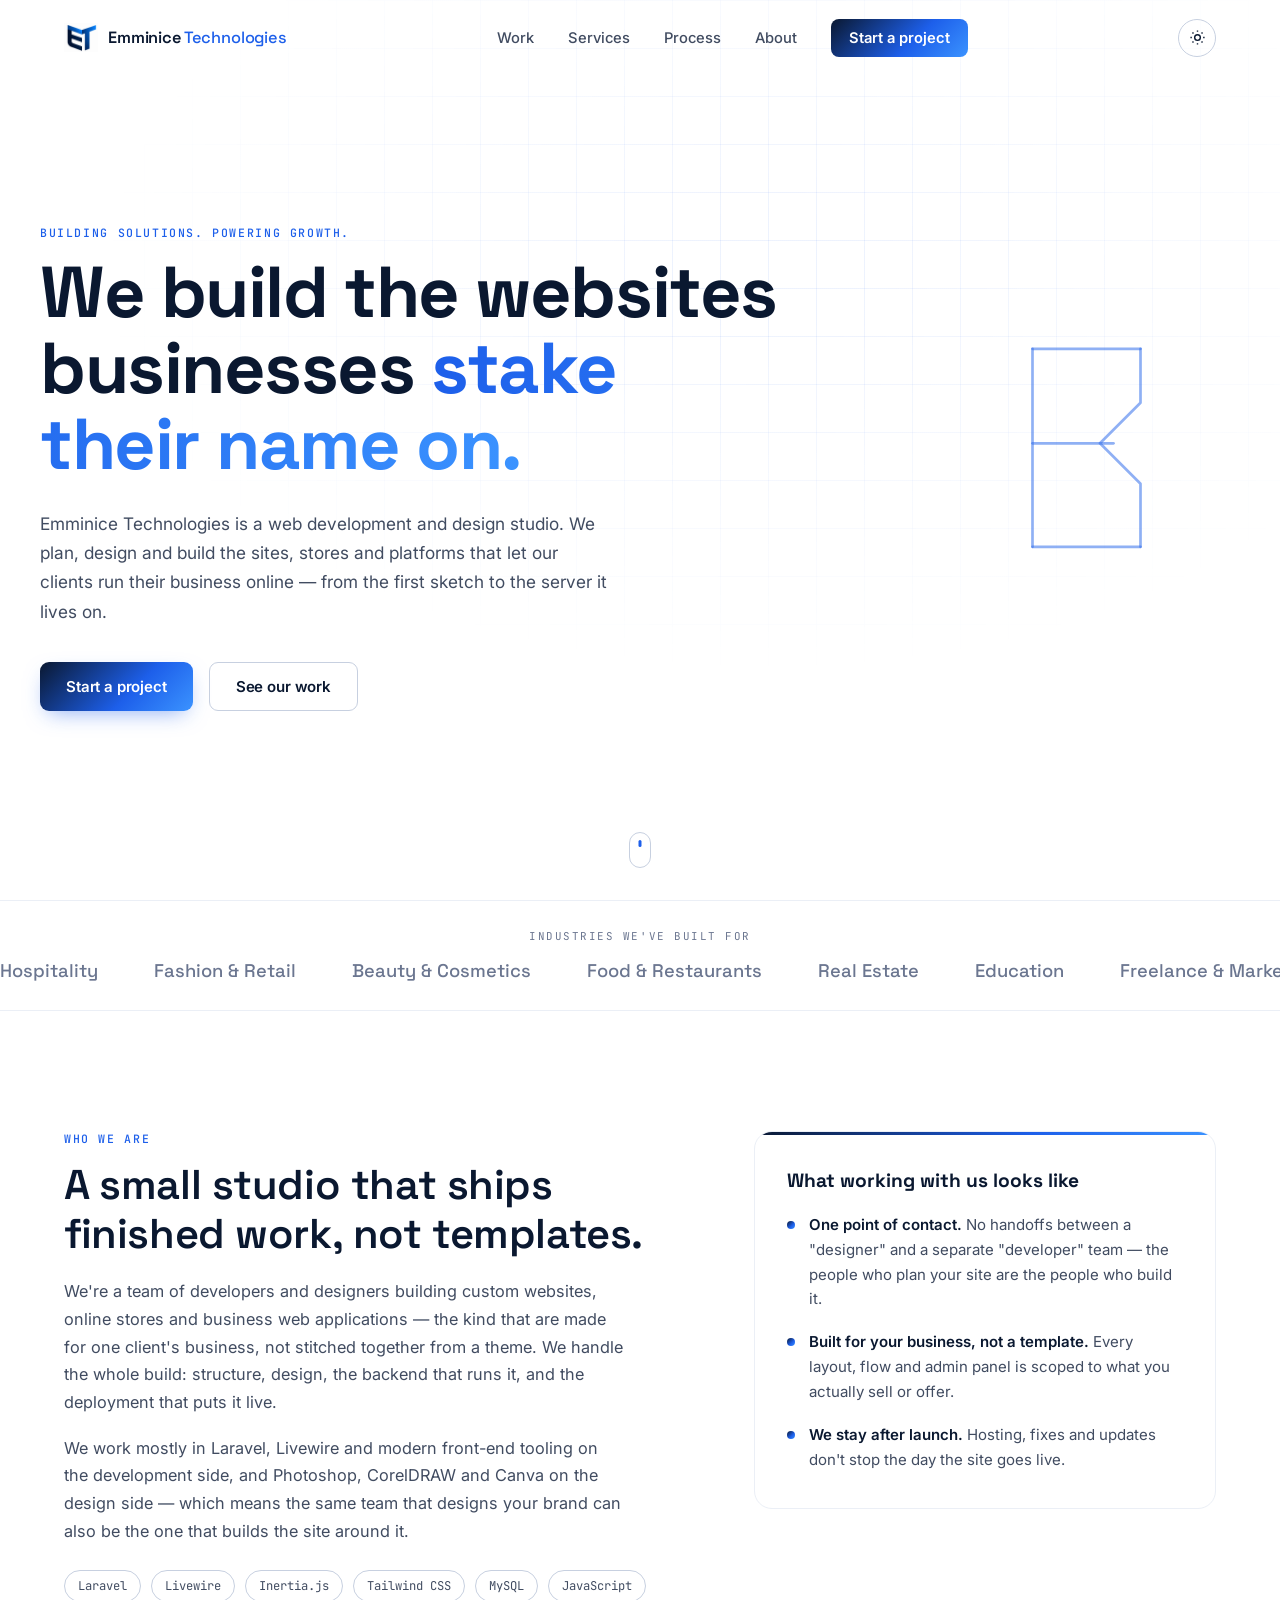
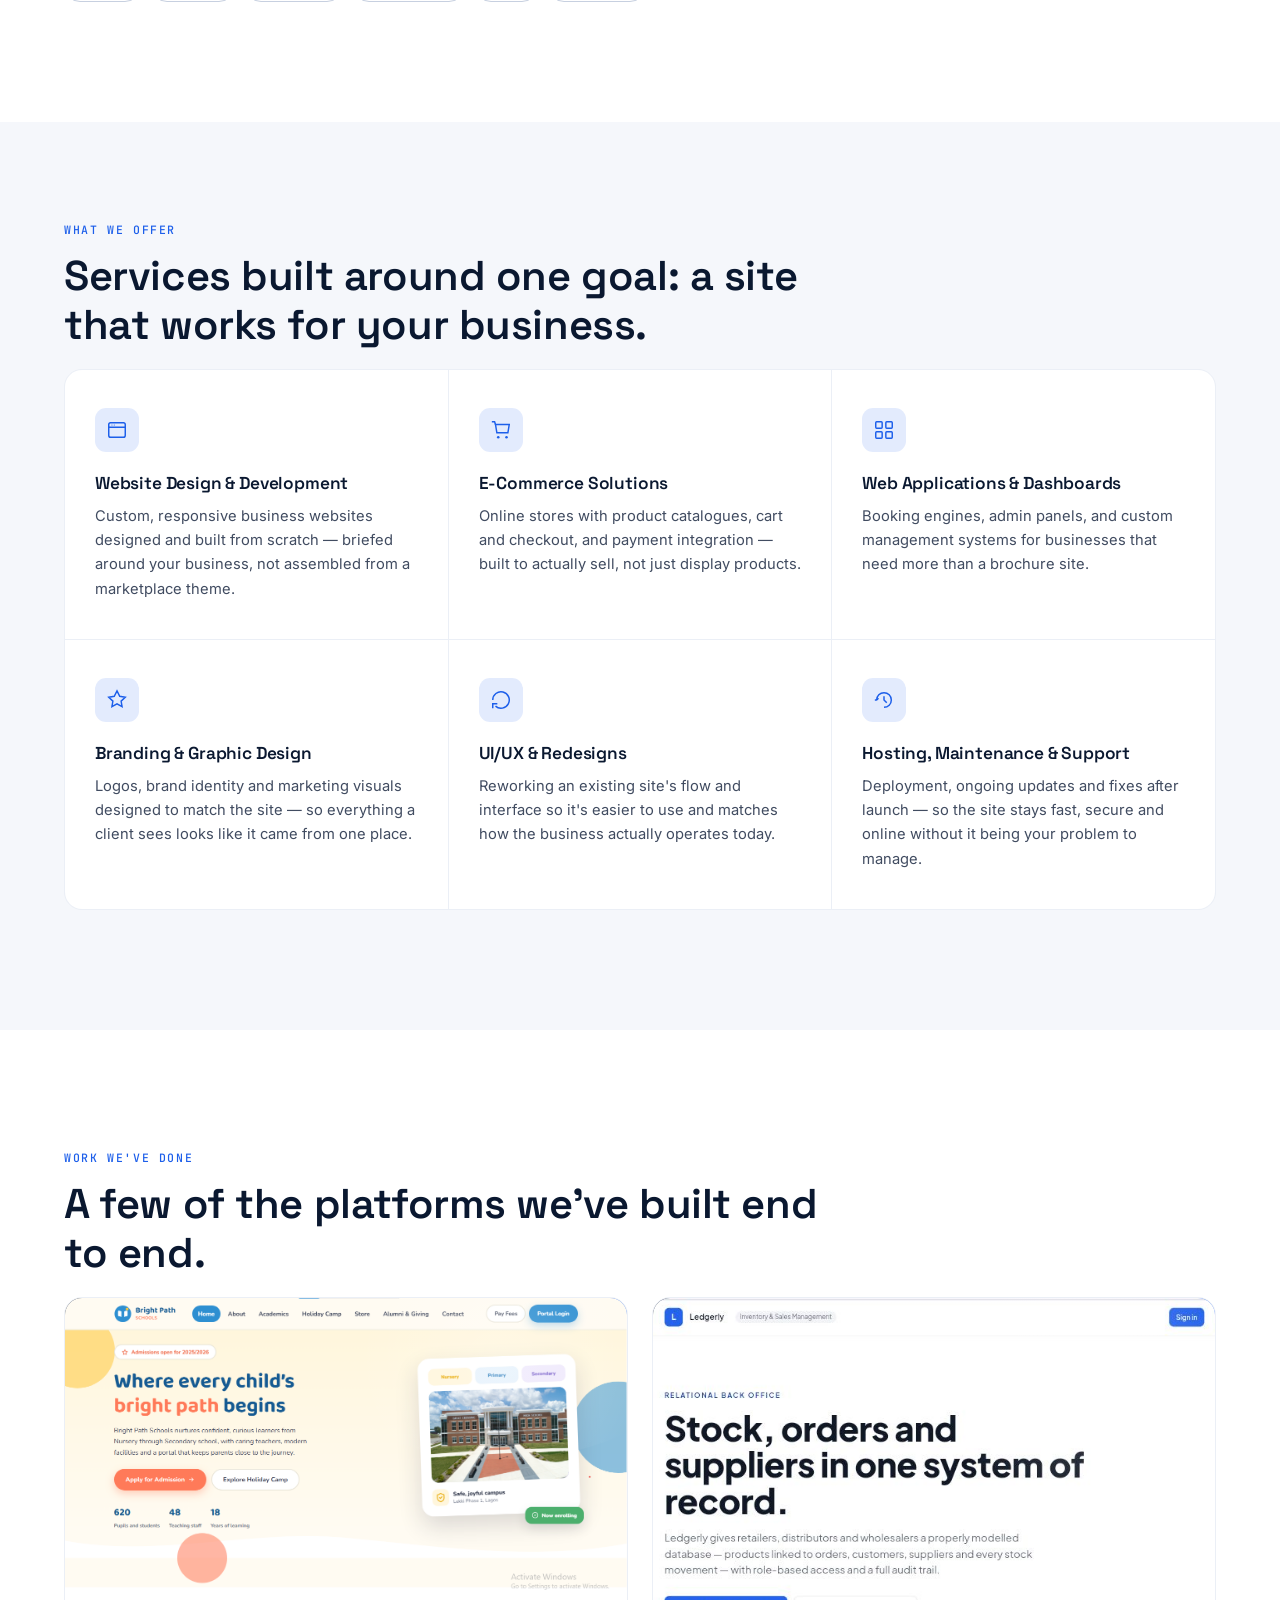
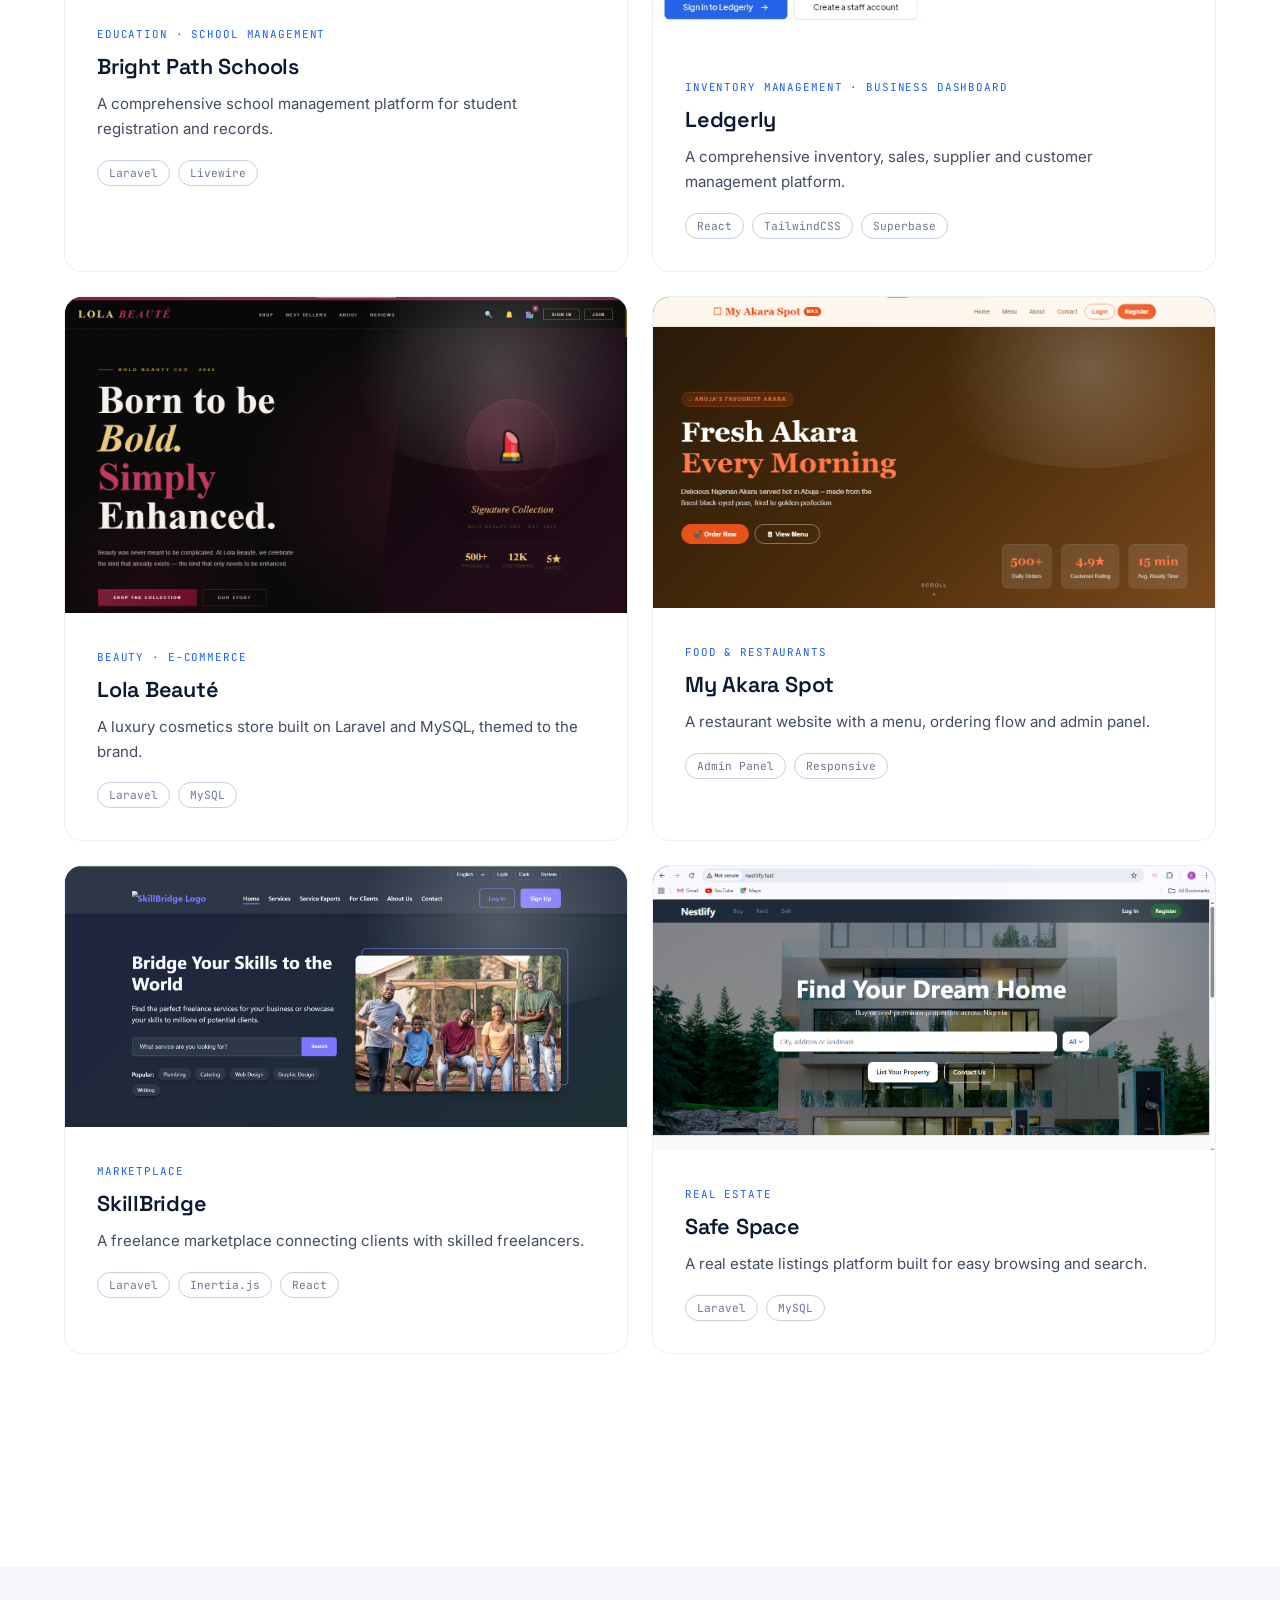
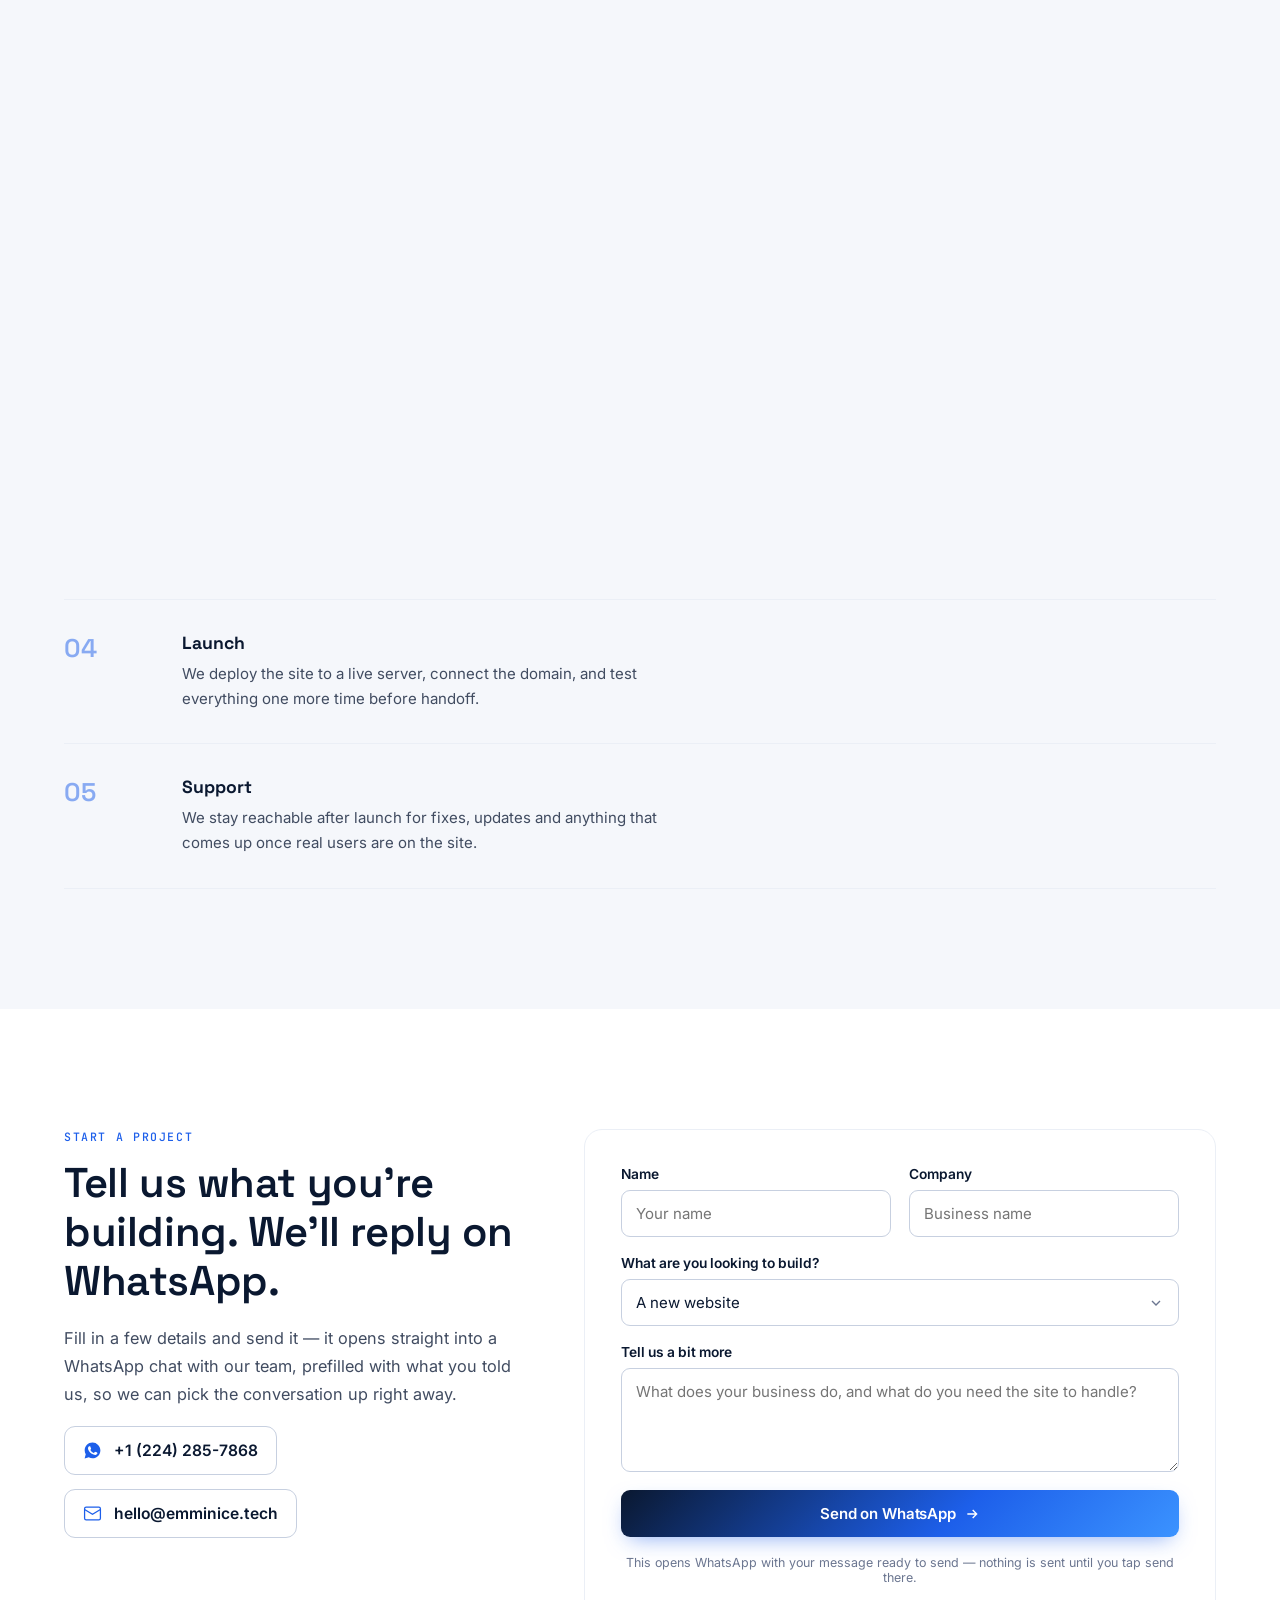
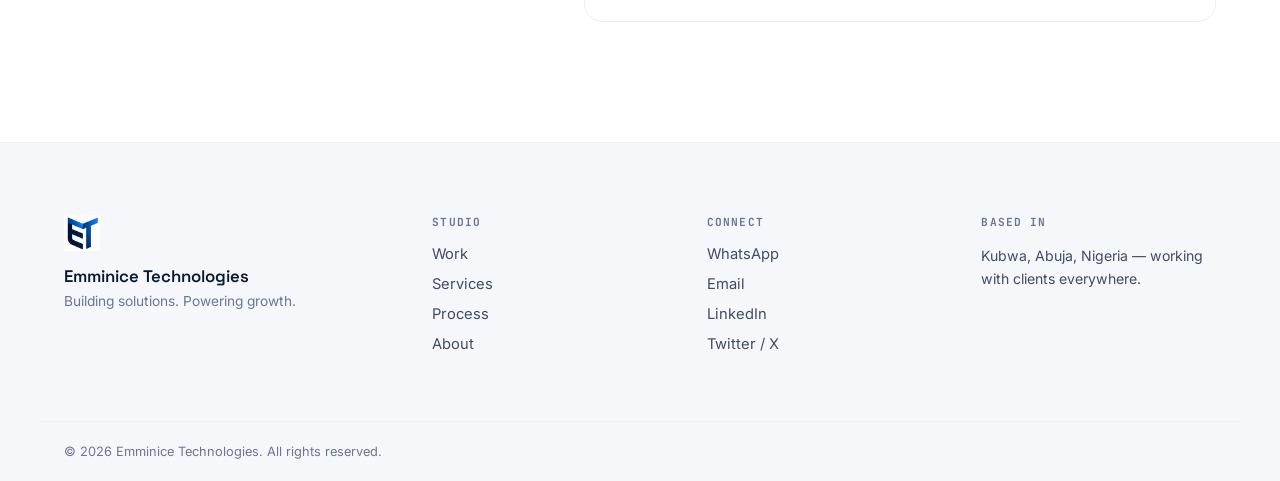
<file: index.html>
<!DOCTYPE html>
<html lang="en">
<head>
<meta charset="UTF-8">
<meta name="viewport" content="width=device-width, initial-scale=1.0">
<title>Emminice Technologies — Building Solutions. Powering Growth.</title>
<meta name="description" content="Emminice Technologies designs and builds websites, online stores and web applications for businesses. Based in Abuja, working with clients everywhere.">
<link rel="icon" type="image/png" href="assets/favicon.png">
<link rel="preconnect" href="https://fonts.googleapis.com">
<link rel="preconnect" href="https://fonts.gstatic.com" crossorigin>
<link href="https://fonts.googleapis.com/css2?family=Space+Grotesk:wght@400;500;600;700&family=Inter:wght@400;500;600;700&family=JetBrains+Mono:wght@500&display=swap" rel="stylesheet">
<link rel="stylesheet" href="css/styles.css">
</head>
<body>

<!-- ============ NAV ============ -->
<header class="nav" id="nav">
  <div class="nav-inner">
    <a href="#top" class="nav-brand">
      <img src="assets/logo-icon.png" alt="Emminice Technologies" class="nav-logo">
      <span class="nav-brand-text">Emminice<em>Technologies</em></span>
    </a>

    <nav class="nav-links" id="navLinks">
      <a href="#work" data-nav>Work</a>
      <a href="#services" data-nav>Services</a>
      <a href="#process" data-nav>Process</a>
      <a href="#about" data-nav>About</a>
      <a href="#contact" data-nav class="nav-cta">Start a project</a>
    </nav>

    <div class="nav-controls">
      <button class="theme-toggle" id="themeToggle" aria-label="Toggle dark mode">
        <svg class="icon-sun" viewBox="0 0 24 24" fill="none" stroke="currentColor" stroke-width="2"><circle cx="12" cy="12" r="4"/><path d="M12 2v2M12 20v2M4.93 4.93l1.41 1.41M17.66 17.66l1.41 1.41M2 12h2M20 12h2M6.34 17.66l-1.41 1.41M19.07 4.93l-1.41 1.41"/></svg>
        <svg class="icon-moon" viewBox="0 0 24 24" fill="none" stroke="currentColor" stroke-width="2"><path d="M21 12.79A9 9 0 1 1 11.21 3 7 7 0 0 0 21 12.79z"/></svg>
      </button>
      <button class="nav-toggle" id="navToggle" aria-label="Open menu" aria-expanded="false">
        <span></span><span></span><span></span>
      </button>
    </div>
  </div>
</header>

<!-- ============ HERO ============ -->
<section class="hero" id="top">
  <div class="hero-grid" aria-hidden="true"></div>
  <div class="hero-inner">
    <p class="eyebrow" data-reveal>BUILDING SOLUTIONS. POWERING GROWTH.</p>
    <h1 class="hero-title" data-reveal>
      We build the websites<br>
      businesses <span class="hl">stake their name on.</span>
    </h1>
    <p class="hero-sub" data-reveal>
      Emminice Technologies is a web development and design studio. We plan, design and
      build the sites, stores and platforms that let our clients run their business online —
      from the first sketch to the server it lives on.
    </p>
    <div class="hero-actions" data-reveal>
      <a href="#contact" class="btn btn-primary">Start a project</a>
      <a href="#work" class="btn btn-ghost">See our work</a>
    </div>

    <div class="hero-mark" aria-hidden="true">
      <svg viewBox="0 0 400 400" class="blueprint-svg">
        <path class="draw-path" d="M125 90 L125 310" />
        <path class="draw-path" d="M125 90 L245 90" />
        <path class="draw-path" d="M125 195 L215 195" />
        <path class="draw-path" d="M125 310 L245 310" />
        <path class="draw-path" d="M245 90 L245 150 L200 195 L245 240 L245 310" />
      </svg>
    </div>
  </div>
  <div class="hero-scroll" aria-hidden="true"><span></span></div>
</section>

<!-- ============ TRUSTED / MARQUEE ============ -->
<section class="marquee-section">
  <p class="marquee-label">Industries we've built for</p>
  <div class="marquee">
    <div class="marquee-track">
      <span>Hospitality</span><span>Fashion &amp; Retail</span><span>Beauty &amp; Cosmetics</span><span>Food &amp; Restaurants</span><span>Real Estate</span><span>Education</span><span>Freelance &amp; Marketplace</span>
      <span>Hospitality</span><span>Fashion &amp; Retail</span><span>Beauty &amp; Cosmetics</span><span>Food &amp; Restaurants</span><span>Real Estate</span><span>Education</span><span>Freelance &amp; Marketplace</span>
    </div>
  </div>
</section>

<!-- ============ ABOUT ============ -->
<section class="about" id="about">
  <div class="section-inner about-grid">
    <div class="about-copy" data-reveal>
      <p class="eyebrow">WHO WE ARE</p>
      <h2 class="section-title">A small studio that ships finished work, not templates.</h2>
      <p class="body-lg">
        We're a team of developers and designers building custom websites, online stores
        and business web applications — the kind that are made for one client's business,
        not stitched together from a theme. We handle the whole build: structure, design,
        the backend that runs it, and the deployment that puts it live.
      </p>
      <p class="body-lg">
        We work mostly in Laravel, Livewire and modern front-end tooling on the development
        side, and Photoshop, CorelDRAW and Canva on the design side — which means the same
        team that designs your brand can also be the one that builds the site around it.
      </p>
      <div class="about-stack">
        <span>Laravel</span><span>Livewire</span><span>Inertia.js</span><span>Tailwind CSS</span><span>MySQL</span><span>JavaScript</span>
      </div>
    </div>
    <div class="about-panel" data-reveal>
      <div class="panel-card">
        <h3>What working with us looks like</h3>
        <ul class="panel-list">
          <li><strong>One point of contact.</strong> No handoffs between a "designer" and a separate "developer" team — the people who plan your site are the people who build it.</li>
          <li><strong>Built for your business, not a template.</strong> Every layout, flow and admin panel is scoped to what you actually sell or offer.</li>
          <li><strong>We stay after launch.</strong> Hosting, fixes and updates don't stop the day the site goes live.</li>
        </ul>
      </div>
    </div>
  </div>
</section>

<!-- ============ SERVICES ============ -->
<section class="services" id="services">
  <div class="section-inner">
    <p class="eyebrow" data-reveal>WHAT WE OFFER</p>
    <h2 class="section-title" data-reveal>Services built around one goal: a site that works for your business.</h2>

    <div class="services-grid">
      <article class="service-card" data-reveal>
        <span class="service-icon">
          <svg viewBox="0 0 24 24" fill="none" stroke="currentColor" stroke-width="1.6"><rect x="3" y="4" width="18" height="16" rx="2"/><path d="M3 9h18"/><circle cx="6.5" cy="6.5" r=".6" fill="currentColor" stroke="none"/><circle cx="9" cy="6.5" r=".6" fill="currentColor" stroke="none"/></svg>
        </span>
        <h3>Website Design &amp; Development</h3>
        <p>Custom, responsive business websites designed and built from scratch — briefed around your business, not assembled from a marketplace theme.</p>
      </article>

      <article class="service-card" data-reveal>
        <span class="service-icon">
          <svg viewBox="0 0 24 24" fill="none" stroke="currentColor" stroke-width="1.6"><path d="M6 6h15l-1.5 9h-12z"/><path d="M6 6L5 3H2"/><circle cx="9" cy="20" r="1.4" fill="currentColor" stroke="none"/><circle cx="18" cy="20" r="1.4" fill="currentColor" stroke="none"/></svg>
        </span>
        <h3>E-Commerce Solutions</h3>
        <p>Online stores with product catalogues, cart and checkout, and payment integration — built to actually sell, not just display products.</p>
      </article>

      <article class="service-card" data-reveal>
        <span class="service-icon">
          <svg viewBox="0 0 24 24" fill="none" stroke="currentColor" stroke-width="1.6"><rect x="3" y="3" width="7" height="7" rx="1"/><rect x="14" y="3" width="7" height="7" rx="1"/><rect x="3" y="14" width="7" height="7" rx="1"/><rect x="14" y="14" width="7" height="7" rx="1"/></svg>
        </span>
        <h3>Web Applications &amp; Dashboards</h3>
        <p>Booking engines, admin panels, and custom management systems for businesses that need more than a brochure site.</p>
      </article>

      <article class="service-card" data-reveal>
        <span class="service-icon">
          <svg viewBox="0 0 24 24" fill="none" stroke="currentColor" stroke-width="1.6"><path d="M12 2l3 6 6 .9-4.5 4.3 1 6-5.5-3-5.5 3 1-6L3 8.9 9 8z"/></svg>
        </span>
        <h3>Branding &amp; Graphic Design</h3>
        <p>Logos, brand identity and marketing visuals designed to match the site — so everything a client sees looks like it came from one place.</p>
      </article>

      <article class="service-card" data-reveal>
        <span class="service-icon">
          <svg viewBox="0 0 24 24" fill="none" stroke="currentColor" stroke-width="1.6"><path d="M3 12a9 9 0 1 1 3 6.7"/><path d="M3 21v-5h5"/></svg>
        </span>
        <h3>UI/UX &amp; Redesigns</h3>
        <p>Reworking an existing site's flow and interface so it's easier to use and matches how the business actually operates today.</p>
      </article>

      <article class="service-card" data-reveal>
        <span class="service-icon">
          <svg viewBox="0 0 24 24" fill="none" stroke="currentColor" stroke-width="1.6"><path d="M12 20a8 8 0 1 0-8-8"/><path d="M12 8v4l3 3"/><path d="M2 12h2M4 12l2-2"/></svg>
        </span>
        <h3>Hosting, Maintenance &amp; Support</h3>
        <p>Deployment, ongoing updates and fixes after launch — so the site stays fast, secure and online without it being your problem to manage.</p>
      </article>
    </div>
  </div>
</section>

<!-- ============ WORK ============ -->
<section class="work" id="work">
  <div class="section-inner">
    <p class="eyebrow" data-reveal>WORK WE'VE DONE</p>
    <h2 class="section-title" data-reveal>A few of the platforms we've built end to end.</h2>

    <div class="work-grid">

<article class="work-card" data-reveal>
        <div class="work-card-visual" data-visual="threadhouse">
    <img class="work-card-visual" src="assets/projects/brightpath.jpg" alt="Bright Path Schools">
</div>
        <div class="work-card-body">
          <span class="work-tag">Education · School Management</span>
          <h3>Bright Path Schools</h3>
          <p>A comprehensive school management platform for student registration and records.</p>
    <div</p>
          <div class="work-meta"><span>Laravel</span><span>Livewire</span></div>
        </div>
      </article>

      <article class="work-card" data-reveal>
        <div class="work-card-visual" data-visual="grandlux">
    <img class="work-card-visual" src="assets/projects/ledgerly.jpg" alt="Ledgerly">
</div>
        <div class="work-card-body">
          <span class="work-tag">Inventory Management · Business Dashboard</span>
          <h3>Ledgerly</h3>
          <p>A comprehensive inventory, sales, supplier and customer management platform.</p>
          <div class="work-meta"><span>React</span><span>TailwindCSS</span><span>Superbase</span></div>
        </div>
      </article>

      <article class="work-card" data-reveal>
        <div class="work-card-visual" data-visual="lolabeaute">
<img class="work-card-visual" src="assets/projects/lola-beaute.png" alt="Lola Beaute">
</div>
        <div class="work-card-body">
          <span class="work-tag">Beauty · E-Commerce</span>
          <h3>Lola Beauté</h3>
          <p>A luxury cosmetics store built on Laravel and MySQL, themed to the brand.</p>
          <div class="work-meta"><span>Laravel</span><span>MySQL</span></div>
        </div>
      </article>

      <article class="work-card" data-reveal>
        <div class="work-card-visual" data-visual="akara">
<img class="work-card-visual" src="assets/projects/my-akara-spot.png" alt="My Akara Spot">
</div>
        <div class="work-card-body">
          <span class="work-tag">Food &amp; Restaurants</span>
          <h3>My Akara Spot</h3>
          <p>A restaurant website with a menu, ordering flow and admin panel.</p>
          <div class="work-meta"><span>Admin Panel</span><span>Responsive</span></div>
        </div>
      </article>

      <article class="work-card" data-reveal>
        <div class="work-card-visual" data-visual="skillbridge">
<img class="work-card-visual" src="assets/projects/skill-bridge.png" alt="Skill Bridge">
</div>
        <div class="work-card-body">
          <span class="work-tag">Marketplace</span>
          <h3>SkillBridge</h3>
          <p>A freelance marketplace connecting clients with skilled freelancers.</p>
          <div class="work-meta"><span>Laravel</span><span>Inertia.js</span><span>React</span></div>
        </div>
      </article>

      <article class="work-card" data-reveal>
        <div class="work-card-visual" data-visual="safespace">
<img class="work-card-visual" src="assets/projects/nestlify.png" alt="Nestlify">
</div>
        <div class="work-card-body">
          <span class="work-tag">Real Estate</span>
          <h3>Safe Space</h3>
          <p>A real estate listings platform built for easy browsing and search.</p>
          <div class="work-meta"><span>Laravel</span><span>MySQL</span></div>
        </div>
      </article>

    </div>

    <div class="work-more" data-reveal>
      <a href="work.html" class="btn btn-ghost">View all projects</a>
    </div>
  </div>
</section>

<!-- ============ PROCESS ============ -->
<section class="process" id="process">
  <div class="section-inner">
    <p class="eyebrow" data-reveal>HOW WE WORK</p>
    <h2 class="section-title" data-reveal>From first call to the site going live.</h2>

    <div class="process-list">
      <div class="process-step" data-reveal>
        <span class="process-num">01</span>
        <div>
          <h3>Discover</h3>
          <p>We start with your business, not a template — what you sell, who buys it, and what the site actually needs to do.</p>
        </div>
      </div>
      <div class="process-step" data-reveal>
        <span class="process-num">02</span>
        <div>
          <h3>Design</h3>
          <p>Layout, colour and structure get mapped out and shared with you before a single line of code is written.</p>
        </div>
      </div>
      <div class="process-step" data-reveal>
        <span class="process-num">03</span>
        <div>
          <h3>Build</h3>
          <p>The front end and back end come together — pages, database, admin panel and every flow in between.</p>
        </div>
      </div>
      <div class="process-step" data-reveal>
        <span class="process-num">04</span>
        <div>
          <h3>Launch</h3>
          <p>We deploy the site to a live server, connect the domain, and test everything one more time before handoff.</p>
        </div>
      </div>
      <div class="process-step" data-reveal>
        <span class="process-num">05</span>
        <div>
          <h3>Support</h3>
          <p>We stay reachable after launch for fixes, updates and anything that comes up once real users are on the site.</p>
        </div>
      </div>
    </div>
  </div>
</section>

<!-- ============ CONTACT ============ -->
<section class="contact" id="contact">
  <div class="section-inner contact-grid">
    <div class="contact-copy" data-reveal>
      <p class="eyebrow">START A PROJECT</p>
      <h2 class="section-title">Tell us what you're building. We'll reply on WhatsApp.</h2>
      <p class="body-lg">
        Fill in a few details and send it — it opens straight into a WhatsApp chat with our
        team, prefilled with what you told us, so we can pick the conversation up right away.
      </p>

      <div class="contact-direct">
        <a href="https://wa.me/12242857868" target="_blank" rel="noopener" class="contact-direct-item">
          <svg viewBox="0 0 24 24" fill="currentColor"><path d="M12.04 2C6.58 2 2.13 6.45 2.13 11.91c0 1.75.46 3.46 1.32 4.96L2.05 22l5.25-1.38a9.9 9.9 0 0 0 4.74 1.2h.01c5.46 0 9.9-4.45 9.9-9.91 0-2.65-1.03-5.14-2.9-7.01A9.82 9.82 0 0 0 12.04 2zm5.8 14.16c-.24.68-1.4 1.32-1.93 1.4-.5.08-1.12.11-1.8-.11-.42-.13-.96-.31-1.65-.6-2.9-1.25-4.8-4.17-4.94-4.36-.15-.2-1.18-1.57-1.18-3 0-1.42.75-2.12 1.02-2.41.26-.28.57-.36.76-.36.19 0 .38 0 .55.01.18.01.42-.07.65.5.24.58.82 2 .89 2.14.07.15.12.32.02.51-.1.2-.15.32-.3.5-.15.17-.31.39-.44.52-.15.15-.3.31-.13.6.17.3.76 1.26 1.63 2.04 1.12 1 2.06 1.31 2.36 1.46.3.15.47.13.65-.07.17-.2.74-.86.94-1.16.2-.3.4-.24.66-.15.27.1 1.7.8 1.99.95.3.15.49.22.56.34.08.13.08.72-.16 1.4z"/></svg>
          <span>+1 (224) 285-7868</span>
        </a>
        <a href="mailto:hello@emminice.tech" class="contact-direct-item">
          <svg viewBox="0 0 24 24" fill="none" stroke="currentColor" stroke-width="1.6"><rect x="2" y="4" width="20" height="16" rx="2"/><path d="m2 7 10 6L22 7"/></svg>
          <span>hello@emminice.tech</span>
        </a>
      </div>
    </div>

    <form class="contact-form" id="contactForm" data-reveal>
      <div class="form-row">
        <label>
          <span>Name</span>
          <input type="text" name="name" id="cf-name" required placeholder="Your name">
        </label>
        <label>
          <span>Company</span>
          <input type="text" name="company" id="cf-company" placeholder="Business name">
        </label>
      </div>
      <label>
        <span>What are you looking to build?</span>
        <select name="project" id="cf-project">
          <option value="A new website">A new website</option>
          <option value="An online store">An online store</option>
          <option value="A web application / admin system">A web application / admin system</option>
          <option value="Branding / graphic design">Branding / graphic design</option>
          <option value="A redesign of an existing site">A redesign of an existing site</option>
          <option value="Something else">Something else</option>
        </select>
      </label>
      <label>
        <span>Tell us a bit more</span>
        <textarea name="message" id="cf-message" rows="4" required placeholder="What does your business do, and what do you need the site to handle?"></textarea>
      </label>
      <button type="submit" class="btn btn-primary btn-full">
        Send on WhatsApp
        <svg viewBox="0 0 24 24" fill="none" stroke="currentColor" stroke-width="2"><path d="M5 12h14M13 6l6 6-6 6"/></svg>
      </button>
      <p class="form-note">This opens WhatsApp with your message ready to send — nothing is sent until you tap send there.</p>
    </form>
  </div>
</section>

<!-- ============ FOOTER ============ -->
<footer class="footer">
  <div class="section-inner footer-grid">
    <div class="footer-brand">
      <img src="assets/logo-icon.png" alt="Emminice Technologies" class="footer-logo">
      <p>Emminice Technologies</p>
      <p class="footer-tag">Building solutions. Powering growth.</p>
    </div>
    <div class="footer-col">
      <h4>Studio</h4>
      <a href="#work">Work</a>
      <a href="#services">Services</a>
      <a href="#process">Process</a>
      <a href="#about">About</a>
    </div>
    <div class="footer-col">
      <h4>Connect</h4>
      <a href="https://wa.me/12242857868" target="_blank" rel="noopener">WhatsApp</a>
      <a href="mailto:hello@emminice.tech">Email</a>
      <a href="https://www.linkedin.com/in/emmanuel-hundeyin" target="_blank" rel="noopener">LinkedIn</a>
      <a href="https://x.com/_hackerdave" target="_blank" rel="noopener">Twitter / X</a>
    </div>
    <div class="footer-col">
      <h4>Based in</h4>
      <p class="footer-location">Kubwa, Abuja, Nigeria — working with clients everywhere.</p>
    </div>
  </div>
  <div class="footer-bottom section-inner">
    <p>© <span id="year"></span> Emminice Technologies. All rights reserved.</p>
  </div>
</footer>

<button class="back-to-top" id="backToTop" aria-label="Back to top">
  <svg viewBox="0 0 24 24" fill="none" stroke="currentColor" stroke-width="2"><path d="M18 15l-6-6-6 6"/></svg>
</button>

<script src="js/script.js"></script>
</body>
</html>
</file>
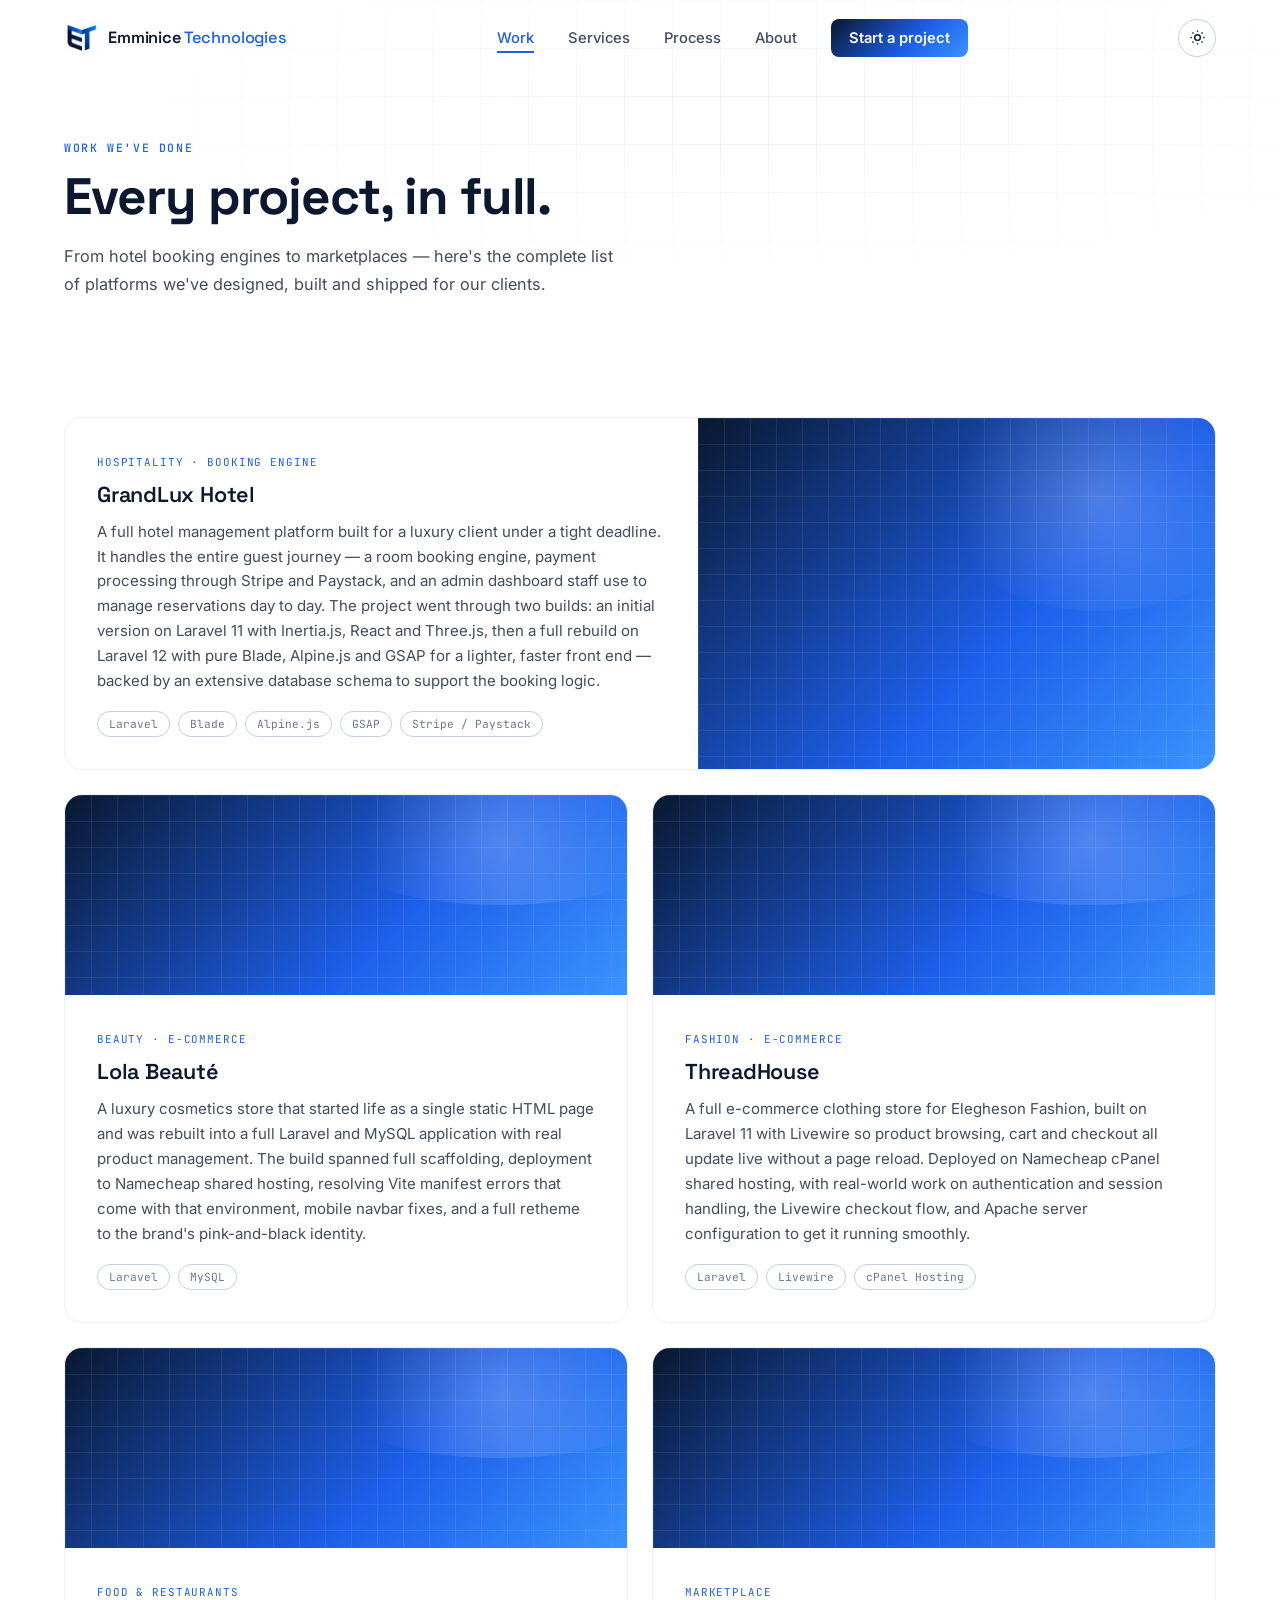
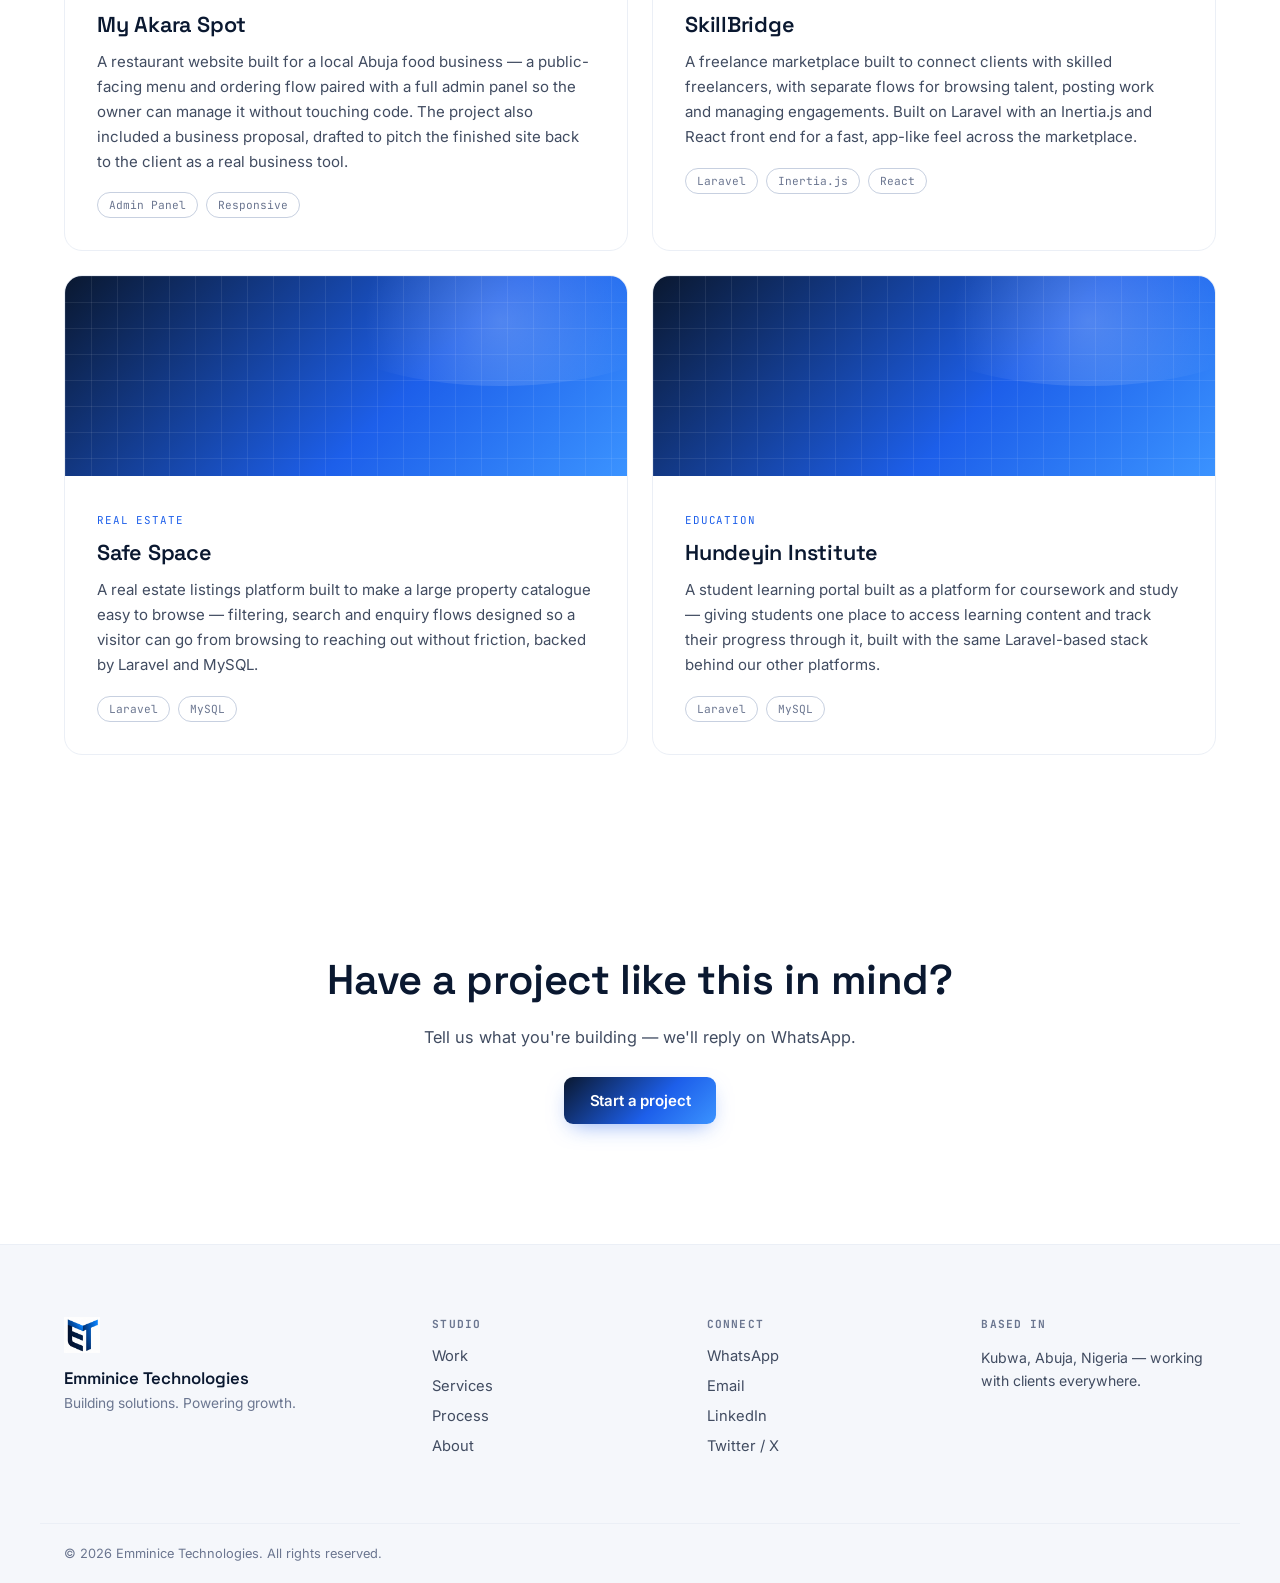
<file: work.html>
<!DOCTYPE html>
<html lang="en">
<head>
<meta charset="UTF-8">
<meta name="viewport" content="width=device-width, initial-scale=1.0">
<title>Our Work — Emminice Technologies</title>
<meta name="description" content="Every project Emminice Technologies has built — hotel booking engines, e-commerce stores, marketplaces, real estate platforms and more.">
<link rel="icon" type="image/png" href="assets/favicon.png">
<link rel="preconnect" href="https://fonts.googleapis.com">
<link rel="preconnect" href="https://fonts.gstatic.com" crossorigin>
<link href="https://fonts.googleapis.com/css2?family=Space+Grotesk:wght@400;500;600;700&family=Inter:wght@400;500;600;700&family=JetBrains+Mono:wght@500&display=swap" rel="stylesheet">
<link rel="stylesheet" href="css/styles.css">
</head>
<body>

<!-- ============ NAV ============ -->
<header class="nav" id="nav">
  <div class="nav-inner">
    <a href="index.html" class="nav-brand">
      <img src="assets/logo-icon.png" alt="Emminice Technologies" class="nav-logo">
      <span class="nav-brand-text">Emminice<em>Technologies</em></span>
    </a>

    <nav class="nav-links" id="navLinks">
      <a href="work.html" data-nav class="is-active">Work</a>
      <a href="index.html#services" data-nav>Services</a>
      <a href="index.html#process" data-nav>Process</a>
      <a href="index.html#about" data-nav>About</a>
      <a href="index.html#contact" data-nav class="nav-cta">Start a project</a>
    </nav>

    <div class="nav-controls">
      <button class="theme-toggle" id="themeToggle" aria-label="Toggle dark mode">
        <svg class="icon-sun" viewBox="0 0 24 24" fill="none" stroke="currentColor" stroke-width="2"><circle cx="12" cy="12" r="4"/><path d="M12 2v2M12 20v2M4.93 4.93l1.41 1.41M17.66 17.66l1.41 1.41M2 12h2M20 12h2M6.34 17.66l-1.41 1.41M19.07 4.93l-1.41 1.41"/></svg>
        <svg class="icon-moon" viewBox="0 0 24 24" fill="none" stroke="currentColor" stroke-width="2"><path d="M21 12.79A9 9 0 1 1 11.21 3 7 7 0 0 0 21 12.79z"/></svg>
      </button>
      <button class="nav-toggle" id="navToggle" aria-label="Open menu" aria-expanded="false">
        <span></span><span></span><span></span>
      </button>
    </div>
  </div>
</header>

<!-- ============ WORK HERO ============ -->
<section class="work-hero" id="top">
  <div class="hero-grid" aria-hidden="true"></div>
  <div class="section-inner">
    <p class="eyebrow" data-reveal>WORK WE'VE DONE</p>
    <h1 class="work-hero-title" data-reveal>Every project, in full.</h1>
    <p class="body-lg" data-reveal>
      From hotel booking engines to marketplaces — here's the complete list of platforms
      we've designed, built and shipped for our clients.
    </p>
  </div>
</section>

<!-- ============ ALL WORK ============ -->
<section class="work work-full">
  <div class="section-inner">
    <div class="work-grid">

      <article class="work-card work-card--wide" data-reveal>
        <div class="work-card-body">
          <span class="work-tag">Hospitality · Booking Engine</span>
          <h3>GrandLux Hotel</h3>
          <p>A full hotel management platform built for a luxury client under a tight deadline.
            It handles the entire guest journey — a room booking engine, payment processing
            through Stripe and Paystack, and an admin dashboard staff use to manage
            reservations day to day. The project went through two builds: an initial version
            on Laravel 11 with Inertia.js, React and Three.js, then a full rebuild on Laravel 12
            with pure Blade, Alpine.js and GSAP for a lighter, faster front end — backed by an
            extensive database schema to support the booking logic.</p>
          <div class="work-meta">
            <span>Laravel</span><span>Blade</span><span>Alpine.js</span><span>GSAP</span><span>Stripe / Paystack</span>
          </div>
        </div>
        <div class="work-card-visual" data-visual="grandlux"></div>
      </article>

      <article class="work-card" data-reveal>
        <div class="work-card-visual" data-visual="lolabeaute"></div>
        <div class="work-card-body">
          <span class="work-tag">Beauty · E-Commerce</span>
          <h3>Lola Beauté</h3>
          <p>A luxury cosmetics store that started life as a single static HTML page and was
            rebuilt into a full Laravel and MySQL application with real product management.
            The build spanned full scaffolding, deployment to Namecheap shared hosting,
            resolving Vite manifest errors that come with that environment, mobile navbar
            fixes, and a full retheme to the brand's pink-and-black identity.</p>
          <div class="work-meta"><span>Laravel</span><span>MySQL</span></div>
        </div>
      </article>

      <article class="work-card" data-reveal>
        <div class="work-card-visual" data-visual="threadhouse"></div>
        <div class="work-card-body">
          <span class="work-tag">Fashion · E-Commerce</span>
          <h3>ThreadHouse</h3>
          <p>A full e-commerce clothing store for Elegheson Fashion, built on Laravel 11 with
            Livewire so product browsing, cart and checkout all update live without a page
            reload. Deployed on Namecheap cPanel shared hosting, with real-world work on
            authentication and session handling, the Livewire checkout flow, and Apache
            server configuration to get it running smoothly.</p>
          <div class="work-meta"><span>Laravel</span><span>Livewire</span><span>cPanel Hosting</span></div>
        </div>
      </article>

      <article class="work-card" data-reveal>
        <div class="work-card-visual" data-visual="akara"></div>
        <div class="work-card-body">
          <span class="work-tag">Food &amp; Restaurants</span>
          <h3>My Akara Spot</h3>
          <p>A restaurant website built for a local Abuja food business — a public-facing menu
            and ordering flow paired with a full admin panel so the owner can manage it
            without touching code. The project also included a business proposal, drafted to
            pitch the finished site back to the client as a real business tool.</p>
          <div class="work-meta"><span>Admin Panel</span><span>Responsive</span></div>
        </div>
      </article>

      <article class="work-card" data-reveal>
        <div class="work-card-visual" data-visual="skillbridge"></div>
        <div class="work-card-body">
          <span class="work-tag">Marketplace</span>
          <h3>SkillBridge</h3>
          <p>A freelance marketplace built to connect clients with skilled freelancers, with
            separate flows for browsing talent, posting work and managing engagements. Built
            on Laravel with an Inertia.js and React front end for a fast, app-like feel across
            the marketplace.</p>
          <div class="work-meta"><span>Laravel</span><span>Inertia.js</span><span>React</span></div>
        </div>
      </article>

      <article class="work-card" data-reveal>
        <div class="work-card-visual" data-visual="safespace"></div>
        <div class="work-card-body">
          <span class="work-tag">Real Estate</span>
          <h3>Safe Space</h3>
          <p>A real estate listings platform built to make a large property catalogue easy to
            browse — filtering, search and enquiry flows designed so a visitor can go from
            browsing to reaching out without friction, backed by Laravel and MySQL.</p>
          <div class="work-meta"><span>Laravel</span><span>MySQL</span></div>
        </div>
      </article>

      <article class="work-card" data-reveal>
        <div class="work-card-visual" data-visual="hundeyin"></div>
        <div class="work-card-body">
          <span class="work-tag">Education</span>
          <h3>Hundeyin Institute</h3>
          <p>A student learning portal built as a platform for coursework and study — giving
            students one place to access learning content and track their progress through
            it, built with the same Laravel-based stack behind our other platforms.</p>
          <div class="work-meta"><span>Laravel</span><span>MySQL</span></div>
        </div>
      </article>

    </div>
  </div>
</section>

<!-- ============ CTA ============ -->
<section class="work-cta">
  <div class="section-inner work-cta-inner" data-reveal>
    <h2 class="section-title">Have a project like this in mind?</h2>
    <p class="body-lg">Tell us what you're building — we'll reply on WhatsApp.</p>
    <a href="index.html#contact" class="btn btn-primary">Start a project</a>
  </div>
</section>

<!-- ============ FOOTER ============ -->
<footer class="footer">
  <div class="section-inner footer-grid">
    <div class="footer-brand">
      <img src="assets/logo-icon.png" alt="Emminice Technologies" class="footer-logo">
      <p>Emminice Technologies</p>
      <p class="footer-tag">Building solutions. Powering growth.</p>
    </div>
    <div class="footer-col">
      <h4>Studio</h4>
      <a href="work.html">Work</a>
      <a href="index.html#services">Services</a>
      <a href="index.html#process">Process</a>
      <a href="index.html#about">About</a>
    </div>
    <div class="footer-col">
      <h4>Connect</h4>
      <a href="https://wa.me/12242857868" target="_blank" rel="noopener">WhatsApp</a>
      <a href="mailto:hello@emminice.tech">Email</a>
      <a href="https://www.linkedin.com/in/emmanuel-hundeyin" target="_blank" rel="noopener">LinkedIn</a>
      <a href="https://x.com/_hackerdave" target="_blank" rel="noopener">Twitter / X</a>
    </div>
    <div class="footer-col">
      <h4>Based in</h4>
      <p class="footer-location">Kubwa, Abuja, Nigeria — working with clients everywhere.</p>
    </div>
  </div>
  <div class="footer-bottom section-inner">
    <p>© <span id="year"></span> Emminice Technologies. All rights reserved.</p>
  </div>
</footer>

<button class="back-to-top" id="backToTop" aria-label="Back to top">
  <svg viewBox="0 0 24 24" fill="none" stroke="currentColor" stroke-width="2"><path d="M18 15l-6-6-6 6"/></svg>
</button>

<script src="js/script.js"></script>
</body>
</html>
</file>
<file: css/styles.css>
/* =========================================================
   EMMINICE TECHNOLOGIES — Design tokens
   ========================================================= */
:root{
  --navy:        #0A1830;
  --blue:        #1D5FEA;
  --blue-light:  #3B93FF;
  --white:       #FFFFFF;
  --gray-50:     #F5F7FB;
  --gray-100:    #EBEFF6;
  --gray-300:    #C7D0E0;
  --gray-500:    #6B7690;
  --gray-700:    #414C61;

  --bg:          var(--white);
  --bg-alt:      var(--gray-50);
  --surface:     var(--white);
  --text:        var(--navy);
  --text-soft:   var(--gray-700);
  --text-mute:   var(--gray-500);
  --border:      var(--gray-100);
  --border-strong: var(--gray-300);

  --grad: linear-gradient(135deg, var(--navy) 0%, var(--blue) 60%, var(--blue-light) 100%);
  --grad-text: linear-gradient(90deg, var(--blue) 0%, var(--blue-light) 100%);

  --font-display: 'Space Grotesk', sans-serif;
  --font-body: 'Inter', sans-serif;
  --font-mono: 'JetBrains Mono', monospace;

  --nav-h: 76px;
  --ease: cubic-bezier(.22,1,.36,1);
}

html.dark{
  --bg:          #060D1F;
  --bg-alt:      #0A1428;
  --surface:     #0D1930;
  --text:        #EEF2FA;
  --text-soft:   #B7C1D9;
  --text-mute:   #7C8AAC;
  --border:      #1B2843;
  --border-strong: #2A3A5C;
}

*,*::before,*::after{ box-sizing:border-box; margin:0; padding:0; }
html{ scroll-behavior:smooth; }
@media (prefers-reduced-motion: reduce){
  html{ scroll-behavior:auto; }
  *,*::before,*::after{ animation-duration:.001ms !important; animation-iteration-count:1 !important; transition-duration:.001ms !important; }
}

body{
  font-family:var(--font-body);
  background:var(--bg);
  color:var(--text);
  -webkit-font-smoothing:antialiased;
  overflow-x:hidden;
  transition:background .4s var(--ease), color .4s var(--ease);
}

img{ max-width:100%; display:block; }
a{ color:inherit; text-decoration:none; }
ul{ list-style:none; }
button{ font:inherit; cursor:pointer; border:none; background:none; color:inherit; }
input, textarea, select{ font:inherit; color:inherit; }

:focus-visible{
  outline: 2px solid var(--blue-light);
  outline-offset: 3px;
  border-radius: 3px;
}

.section-inner{
  max-width:1200px;
  margin:0 auto;
  padding:0 24px;
}

.eyebrow{
  font-family:var(--font-mono);
  font-size:.72rem;
  letter-spacing:.14em;
  text-transform:uppercase;
  color:var(--blue);
  margin-bottom:14px;
  font-weight:500;
}

.section-title{
  font-family:var(--font-display);
  font-weight:600;
  font-size:clamp(1.7rem, 3.6vw, 2.6rem);
  line-height:1.18;
  letter-spacing:-.01em;
  margin-bottom:20px;
  max-width:760px;
}

.body-lg{
  font-size:1.02rem;
  line-height:1.7;
  color:var(--text-soft);
  margin-bottom:18px;
  max-width:56ch;
}

/* Buttons */
.btn{
  display:inline-flex;
  align-items:center;
  justify-content:center;
  gap:8px;
  padding:14px 26px;
  border-radius:9px;
  font-weight:600;
  font-size:.94rem;
  letter-spacing:-.01em;
  transition:transform .25s var(--ease), box-shadow .25s var(--ease), background .25s var(--ease), border-color .25s var(--ease);
  white-space:nowrap;
}
.btn svg{ width:16px; height:16px; }
.btn-primary{
  background:var(--grad);
  color:#fff;
  box-shadow:0 8px 22px -8px rgba(29,95,234,.55);
}
.btn-primary:hover{ transform:translateY(-2px); box-shadow:0 14px 28px -10px rgba(29,95,234,.6); }
.btn-ghost{
  border:1.5px solid var(--border-strong);
  color:var(--text);
}
.btn-ghost:hover{ border-color:var(--blue); color:var(--blue); transform:translateY(-2px); }
.btn-full{ width:100%; }

/* reveal-on-scroll */
[data-reveal]{
  opacity:0;
  transform:translateY(22px);
  transition:opacity .7s var(--ease), transform .7s var(--ease);
}
[data-reveal].in-view{ opacity:1; transform:translateY(0); }

/* =========================================================
   NAV
   ========================================================= */
.nav{
  position:fixed;
  top:0; left:0; right:0;
  z-index:100;
  height:var(--nav-h);
  display:flex;
  align-items:center;
  background:transparent;
  border-bottom:1px solid transparent;
  transition:background .4s var(--ease), border-color .4s var(--ease), backdrop-filter .4s var(--ease), height .3s var(--ease);
}
.nav.scrolled{
  height:66px;
  background:color-mix(in srgb, var(--bg) 70%, transparent);
  backdrop-filter:blur(16px) saturate(160%);
  -webkit-backdrop-filter:blur(16px) saturate(160%);
  border-bottom:1px solid var(--border);
  box-shadow:0 8px 30px -20px rgba(10,24,48,.25);
}
.nav-inner{
  width:100%;
  max-width:1200px;
  margin:0 auto;
  padding:0 24px;
  display:flex;
  align-items:center;
  justify-content:space-between;
  gap:24px;
}
.nav-brand{ display:flex; align-items:center; gap:10px; }
.nav-logo{ width:34px; height:34px; object-fit:contain; }
.nav-brand-text{
  font-family:var(--font-display);
  font-weight:600;
  font-size:1.02rem;
  letter-spacing:-.01em;
}
.nav-brand-text em{ font-style:normal; color:var(--blue); font-weight:500; margin-left:3px; }

.nav-links{
  display:flex;
  align-items:center;
  gap:34px;
  font-size:.92rem;
  font-weight:500;
}
.nav-links a{
  position:relative;
  color:var(--text-soft);
  transition:color .25s var(--ease);
}
.nav-links a:not(.nav-cta)::after{
  content:'';
  position:absolute;
  left:0; bottom:-6px;
  width:0; height:1.5px;
  background:var(--blue);
  transition:width .25s var(--ease);
}
.nav-links a:not(.nav-cta):hover{ color:var(--text); }
.nav-links a:not(.nav-cta):hover::after{ width:100%; }

.nav-cta{
  padding:10px 18px;
  border-radius:8px;
  background:var(--grad);
  color:#fff !important;
  font-weight:600;
}

.nav-controls{ display:flex; align-items:center; gap:10px; }

.theme-toggle{
  width:38px; height:38px;
  border-radius:50%;
  display:flex; align-items:center; justify-content:center;
  border:1px solid var(--border-strong);
  color:var(--text);
  transition:border-color .25s var(--ease), transform .3s var(--ease);
}
.theme-toggle:hover{ border-color:var(--blue); transform:rotate(20deg); }
.theme-toggle svg{ width:17px; height:17px; position:absolute; transition:opacity .3s var(--ease), transform .4s var(--ease); }
.icon-moon{ opacity:0; transform:scale(.5) rotate(40deg); }
.icon-sun{ opacity:1; transform:scale(1) rotate(0); }
html.dark .icon-sun{ opacity:0; transform:scale(.5) rotate(-40deg); }
html.dark .icon-moon{ opacity:1; transform:scale(1) rotate(0); }

.nav-toggle{
  display:none;
  width:38px; height:38px;
  flex-direction:column;
  align-items:center;
  justify-content:center;
  gap:5px;
}
.nav-toggle span{
  width:20px; height:1.6px;
  background:var(--text);
  border-radius:2px;
  transition:transform .3s var(--ease), opacity .3s var(--ease);
}
.nav-toggle.open span:nth-child(1){ transform:translateY(6.6px) rotate(45deg); }
.nav-toggle.open span:nth-child(2){ opacity:0; }
.nav-toggle.open span:nth-child(3){ transform:translateY(-6.6px) rotate(-45deg); }

/* =========================================================
   HERO
   ========================================================= */
.hero{
  position:relative;
  min-height:100svh;
  display:flex;
  flex-direction:column;
  justify-content:center;
  padding:calc(var(--nav-h) + 40px) 24px 80px;
  overflow:hidden;
}
.hero-grid{
  position:absolute;
  inset:0;
  background-image:
    linear-gradient(color-mix(in srgb, var(--blue) 8%, transparent) 1px, transparent 1px),
    linear-gradient(90deg, color-mix(in srgb, var(--blue) 8%, transparent) 1px, transparent 1px);
  background-size:48px 48px;
  -webkit-mask-image:radial-gradient(ellipse 70% 60% at 60% 30%, black 10%, transparent 75%);
  mask-image:radial-gradient(ellipse 70% 60% at 60% 30%, black 10%, transparent 75%);
  pointer-events:none;
}
.hero-inner{
  position:relative;
  max-width:1200px;
  margin:0 auto;
  width:100%;
}
.hero-title{
  font-family:var(--font-display);
  font-weight:700;
  font-size:clamp(2.3rem, 6.4vw, 4.5rem);
  line-height:1.06;
  letter-spacing:-.02em;
  max-width:16ch;
  margin-bottom:26px;
}
.hero-title .hl{
  background:var(--grad-text);
  -webkit-background-clip:text;
  background-clip:text;
  color:transparent;
}
.hero-sub{
  font-size:1.08rem;
  line-height:1.7;
  color:var(--text-soft);
  max-width:52ch;
  margin-bottom:36px;
}
.hero-actions{ display:flex; gap:16px; flex-wrap:wrap; }

.hero-mark{
  position:absolute;
  right:-40px;
  top:50%;
  transform:translateY(-55%);
  width:min(360px, 34vw);
  opacity:.9;
  pointer-events:none;
}
.blueprint-svg{ width:100%; height:auto; }
.blueprint-svg .draw-path{
  fill:none;
  stroke:var(--blue);
  stroke-width:3;
  stroke-linecap:round;
  stroke-linejoin:round;
  opacity:.55;
  stroke-dasharray:900;
  stroke-dashoffset:900;
  animation:draw 2.6s var(--ease) forwards;
}
.blueprint-svg .draw-path:nth-child(2){ animation-delay:.15s; }
.blueprint-svg .draw-path:nth-child(3){ animation-delay:.35s; }
.blueprint-svg .draw-path:nth-child(4){ animation-delay:.5s; }
.blueprint-svg .draw-path:nth-child(5){ animation-delay:.25s; }
@keyframes draw{ to{ stroke-dashoffset:0; } }

.hero-scroll{
  position:absolute;
  bottom:32px; left:50%;
  transform:translateX(-50%);
  width:22px; height:36px;
  border:1.5px solid var(--border-strong);
  border-radius:12px;
}
.hero-scroll span{
  position:absolute;
  top:7px; left:50%;
  width:3px; height:7px;
  border-radius:2px;
  background:var(--blue);
  transform:translateX(-50%);
  animation:scrollDot 1.8s ease-in-out infinite;
}
@keyframes scrollDot{
  0%{ opacity:1; top:7px; }
  70%{ opacity:0; top:18px; }
  100%{ opacity:0; top:18px; }
}

@media (max-width:900px){
  .hero-mark{ display:none; }
}

/* =========================================================
   MARQUEE
   ========================================================= */
.marquee-section{
  padding:28px 0;
  border-top:1px solid var(--border);
  border-bottom:1px solid var(--border);
  overflow:hidden;
}
.marquee-label{
  text-align:center;
  font-family:var(--font-mono);
  font-size:.68rem;
  letter-spacing:.14em;
  text-transform:uppercase;
  color:var(--text-mute);
  margin-bottom:16px;
}
.marquee{ overflow:hidden; }
.marquee-track{
  display:flex;
  gap:56px;
  width:max-content;
  animation:marquee 26s linear infinite;
}
.marquee-track span{
  font-family:var(--font-display);
  font-size:1.15rem;
  font-weight:500;
  color:var(--text-mute);
  white-space:nowrap;
}
@keyframes marquee{
  from{ transform:translateX(0); }
  to{ transform:translateX(-50%); }
}

/* =========================================================
   ABOUT
   ========================================================= */
.about{ padding:120px 0; }
.about-grid{
  display:grid;
  grid-template-columns:1.15fr .85fr;
  gap:64px;
  align-items:start;
}
.about-stack{
  display:flex;
  flex-wrap:wrap;
  gap:10px;
  margin-top:24px;
}
.about-stack span{
  font-family:var(--font-mono);
  font-size:.76rem;
  padding:7px 13px;
  border-radius:20px;
  border:1px solid var(--border-strong);
  color:var(--text-soft);
}
.panel-card{
  background:var(--surface);
  border:1px solid var(--border);
  border-radius:18px;
  padding:36px 32px;
  position:relative;
  overflow:hidden;
}
.panel-card::before{
  content:'';
  position:absolute;
  top:0; left:0; right:0; height:3px;
  background:var(--grad);
}
.panel-card h3{
  font-family:var(--font-display);
  font-size:1.2rem;
  margin-bottom:20px;
}
.panel-list li{
  font-size:.94rem;
  line-height:1.65;
  color:var(--text-soft);
  padding-left:22px;
  position:relative;
  margin-bottom:18px;
}
.panel-list li:last-child{ margin-bottom:0; }
.panel-list li::before{
  content:'';
  position:absolute;
  left:0; top:8px;
  width:8px; height:8px;
  border-radius:50%;
  background:var(--grad);
}
.panel-list strong{ color:var(--text); font-weight:600; }

@media (max-width:860px){
  .about-grid{ grid-template-columns:1fr; gap:40px; }
}

/* =========================================================
   SERVICES
   ========================================================= */
.services{ padding:100px 0 120px; background:var(--bg-alt); }
.services-grid{
  display:grid;
  grid-template-columns:repeat(3, 1fr);
  gap:1px;
  background:var(--border);
  border:1px solid var(--border);
  border-radius:18px;
  overflow:hidden;
  margin-top:16px;
}
.service-card{
  background:var(--surface);
  padding:38px 30px;
  transition:background .3s var(--ease);
}
.service-card:hover{ background:color-mix(in srgb, var(--blue) 5%, var(--surface)); }
.service-icon{
  display:inline-flex;
  width:44px; height:44px;
  align-items:center;
  justify-content:center;
  border-radius:11px;
  background:color-mix(in srgb, var(--blue) 12%, transparent);
  color:var(--blue);
  margin-bottom:20px;
}
.service-icon svg{ width:22px; height:22px; }
.service-card h3{
  font-family:var(--font-display);
  font-size:1.08rem;
  font-weight:600;
  margin-bottom:10px;
  letter-spacing:-.01em;
}
.service-card p{
  font-size:.92rem;
  line-height:1.65;
  color:var(--text-soft);
}

@media (max-width:860px){
  .services-grid{ grid-template-columns:1fr 1fr; }
}
@media (max-width:560px){
  .services-grid{ grid-template-columns:1fr; }
}

/* =========================================================
   WORK
   ========================================================= */
.work{ padding:120px 0; }
.work-grid{
  display:grid;
  grid-template-columns:repeat(2, 1fr);
  gap:24px;
  margin-top:20px;
}
.work-card{
  border:1px solid var(--border);
  border-radius:18px;
  overflow:hidden;
  background:var(--surface);
  transition:transform .35s var(--ease), box-shadow .35s var(--ease), border-color .35s var(--ease);
}
.work-card:hover{
  transform:translateY(-5px);
  box-shadow:0 24px 48px -28px rgba(10,24,48,.35);
  border-color:var(--border-strong);
}

/* Featured / wide treatment — used on work.html for the lead project */
.work-card--wide{ grid-column:1 / -1; display:grid; grid-template-columns:1.1fr .9fr; }
.work-card--wide .work-card-visual{ order:2; min-height:280px; }
.work-card--wide .work-card-body{ order:1; }

.work-more{
  display:flex;
  justify-content:center;
  margin-top:44px;
}

.work-card-visual{
  position:relative;
  min-height:200px;
  background:var(--grad);
  overflow:hidden;
}
.work-card-visual::before{
  content:'';
  position:absolute;
  inset:0;
  background-image:
    linear-gradient(rgba(255,255,255,.08) 1px, transparent 1px),
    linear-gradient(90deg, rgba(255,255,255,.08) 1px, transparent 1px);
  background-size:26px 26px;
}
.work-card-visual::after{
  content:'';
  position:absolute;
  width:65%; height:65%;
  border-radius:50%;
  background:radial-gradient(circle, rgba(255,255,255,.22), transparent 70%);
  top:-10%; right:-10%;
}
.work-card-body{
  padding:32px;
}
.work-tag{
  display:inline-block;
  font-family:var(--font-mono);
  font-size:.68rem;
  letter-spacing:.08em;
  text-transform:uppercase;
  color:var(--blue);
  margin-bottom:12px;
}
.work-card-body h3{
  font-family:var(--font-display);
  font-size:1.35rem;
  font-weight:600;
  margin-bottom:12px;
  letter-spacing:-.01em;
}
.work-card-body p{
  font-size:.94rem;
  line-height:1.65;
  color:var(--text-soft);
  margin-bottom:18px;
}
.work-meta{ display:flex; flex-wrap:wrap; gap:8px; }
.work-meta span{
  font-family:var(--font-mono);
  font-size:.7rem;
  padding:5px 11px;
  border-radius:20px;
  border:1px solid var(--border-strong);
  color:var(--text-mute);
}

@media (max-width:900px){
  .work-card--wide{ grid-template-columns:1fr; }
  .work-card--wide .work-card-visual{ order:1; min-height:200px; }
  .work-card--wide .work-card-body{ order:2; }
}

/* Keep the work grid at 2 cards per row down to small mobile widths */
@media (max-width:640px){
  .work-grid{ gap:12px; }
  .work-card-visual{ min-height:110px; }
  .work-card-body{ padding:16px; }
  .work-tag{ font-size:.6rem; margin-bottom:8px; }
  .work-card-body h3{ font-size:1rem; margin-bottom:6px; }
  .work-card-body p{ font-size:.8rem; line-height:1.5; margin-bottom:12px; }
  .work-meta{ gap:6px; }
  .work-meta span{ font-size:.62rem; padding:4px 8px; }
}

@media (max-width:360px){
  .work-card-body{ padding:13px; }
  .work-meta span:nth-child(n+3){ display:none; }
}

/* =========================================================
   PROCESS
   ========================================================= */
.process{ padding:100px 0 120px; background:var(--bg-alt); }
.process-list{ margin-top:20px; }
.process-step{
  display:grid;
  grid-template-columns:90px 1fr;
  gap:28px;
  padding:32px 0;
  border-top:1px solid var(--border);
  align-items:start;
}
.process-step:last-child{ border-bottom:1px solid var(--border); }
.process-num{
  font-family:var(--font-display);
  font-size:1.6rem;
  font-weight:600;
  color:var(--blue);
  opacity:.5;
}
.process-step h3{
  font-family:var(--font-display);
  font-size:1.1rem;
  margin-bottom:8px;
}
.process-step p{
  font-size:.94rem;
  line-height:1.65;
  color:var(--text-soft);
  max-width:56ch;
}

/* =========================================================
   CONTACT
   ========================================================= */
.contact{ padding:120px 0; }
.contact-grid{
  display:grid;
  grid-template-columns:1fr 1fr;
  gap:64px;
  align-items:start;
}
.contact-direct{ display:flex; flex-direction:column; gap:14px; margin-top:8px; }
.contact-direct-item{
  display:inline-flex;
  align-items:center;
  gap:12px;
  font-weight:600;
  font-size:.98rem;
  padding:14px 18px;
  border:1px solid var(--border-strong);
  border-radius:11px;
  width:fit-content;
  transition:border-color .25s var(--ease), color .25s var(--ease), transform .25s var(--ease);
}
.contact-direct-item svg{ width:19px; height:19px; color:var(--blue); flex-shrink:0; }
.contact-direct-item:hover{ border-color:var(--blue); transform:translateX(3px); }

.contact-form{
  background:var(--surface);
  border:1px solid var(--border);
  border-radius:18px;
  padding:36px;
  display:flex;
  flex-direction:column;
  gap:18px;
}
.form-row{ display:grid; grid-template-columns:1fr 1fr; gap:18px; }
.contact-form label{ display:flex; flex-direction:column; gap:8px; font-size:.86rem; font-weight:600; }
.contact-form input,
.contact-form select,
.contact-form textarea{
  padding:13px 14px;
  border:1px solid var(--border-strong);
  border-radius:9px;
  background:var(--bg);
  color:var(--text);
  font-size:.94rem;
  font-weight:400;
  resize:vertical;
  transition:border-color .25s var(--ease), box-shadow .25s var(--ease);
}
.contact-form input:focus,
.contact-form select:focus,
.contact-form textarea:focus{
  border-color:var(--blue);
  box-shadow:0 0 0 3px color-mix(in srgb, var(--blue) 18%, transparent);
  outline:none;
}
.contact-form select{ appearance:none; background-image:url("data:image/svg+xml,%3Csvg xmlns='http://www.w3.org/2000/svg' width='16' height='16' viewBox='0 0 24 24' fill='none' stroke='%236B7690' stroke-width='2'%3E%3Cpath d='M6 9l6 6 6-6'/%3E%3C/svg%3E"); background-repeat:no-repeat; background-position:right 14px center; padding-right:36px; }
.form-note{ font-size:.78rem; color:var(--text-mute); text-align:center; }

@media (max-width:860px){
  .contact-grid{ grid-template-columns:1fr; gap:44px; }
  .form-row{ grid-template-columns:1fr; }
}

/* =========================================================
   FOOTER
   ========================================================= */
.footer{
  border-top:1px solid var(--border);
  padding:72px 0 0;
  background:var(--bg-alt);
}
.footer-grid{
  display:grid;
  grid-template-columns:1.4fr 1fr 1fr 1fr;
  gap:40px;
  padding-bottom:56px;
}
.footer-logo{ width:36px; height:36px; margin-bottom:14px; }
.footer-brand p{ font-family:var(--font-display); font-weight:600; font-size:1.05rem; }
.footer-tag{ font-family:var(--font-body) !important; font-weight:400 !important; font-size:.86rem !important; color:var(--text-mute); margin-top:6px; }
.footer-col h4{
  font-family:var(--font-mono);
  font-size:.7rem;
  letter-spacing:.1em;
  text-transform:uppercase;
  color:var(--text-mute);
  margin-bottom:16px;
}
.footer-col a{
  display:block;
  font-size:.92rem;
  color:var(--text-soft);
  margin-bottom:12px;
  transition:color .25s var(--ease);
}
.footer-col a:hover{ color:var(--blue); }
.footer-location{ font-size:.88rem; color:var(--text-soft); line-height:1.6; }
.footer-bottom{
  border-top:1px solid var(--border);
  padding:22px 24px;
  font-size:.8rem;
  color:var(--text-mute);
}

@media (max-width:760px){
  .footer-grid{ grid-template-columns:1fr 1fr; }
  .footer-brand{ grid-column:1 / -1; margin-bottom:8px; }
}

/* =========================================================
   BACK TO TOP
   ========================================================= */
.back-to-top{
  position:fixed;
  bottom:26px; right:26px;
  width:46px; height:46px;
  border-radius:50%;
  background:var(--grad);
  color:#fff;
  display:flex;
  align-items:center;
  justify-content:center;
  box-shadow:0 10px 26px -10px rgba(29,95,234,.55);
  opacity:0;
  visibility:hidden;
  transform:translateY(14px) scale(.9);
  transition:opacity .3s var(--ease), transform .3s var(--ease), visibility .3s;
  z-index:90;
}
.back-to-top.show{ opacity:1; visibility:visible; transform:translateY(0) scale(1); }
.back-to-top:hover{ transform:translateY(-3px) scale(1.05); }
.back-to-top svg{ width:19px; height:19px; }

/* =========================================================
   MOBILE NAV
   ========================================================= */
@media (max-width:860px){
  .nav-toggle{ display:flex; }
  .nav-links{
    position:fixed;
    top:var(--nav-h);
    left:0; right:0;
    bottom:0;
    flex-direction:column;
    align-items:flex-start;
    justify-content:flex-start;
    gap:0;
    background:var(--bg);
    padding:20px 24px 40px;
    transform:translateX(100%);
    opacity:0;
    visibility:hidden;
    transition:transform .4s var(--ease), opacity .4s var(--ease), visibility .4s;
    overflow-y:auto;
  }
  .nav-links.open{ transform:translateX(0); opacity:1; visibility:visible; }
  .nav-links a{
    width:100%;
    padding:18px 0;
    border-bottom:1px solid var(--border);
    font-size:1.05rem;
  }
  .nav-links a::after{ display:none; }
  .nav-cta{ margin-top:20px; text-align:center; }
}

@media (max-width:600px){
  .about, .services, .work, .process, .contact{ padding:72px 0; }
  .section-title{ font-size:clamp(1.5rem, 6vw, 2rem); }
  .hero{ padding-top:calc(var(--nav-h) + 20px); }
}

/* =========================================================
   WORK.HTML — hero + CTA + active nav state
   ========================================================= */
.nav-links a.is-active{ color:var(--blue); }
.nav-links a.is-active::after{ width:100%; }

.work-hero{
  position:relative;
  padding:calc(var(--nav-h) + 64px) 0 60px;
  overflow:hidden;
}
.work-hero-title{
  font-family:var(--font-display);
  font-weight:700;
  font-size:clamp(2rem, 5vw, 3.2rem);
  line-height:1.1;
  letter-spacing:-.02em;
  margin-bottom:18px;
}
.work-full{ padding-top:20px; }

.work-cta{
  padding:80px 0 120px;
}
.work-cta-inner{
  text-align:center;
  display:flex;
  flex-direction:column;
  align-items:center;
}
.work-cta-inner .section-title{ max-width:640px; }
.work-cta-inner .body-lg{ max-width:46ch; }
.work-cta-inner .btn{ margin-top:8px; }

@media (max-width:600px){
  .work-hero{ padding-top:calc(var(--nav-h) + 32px); }
}
</file>
